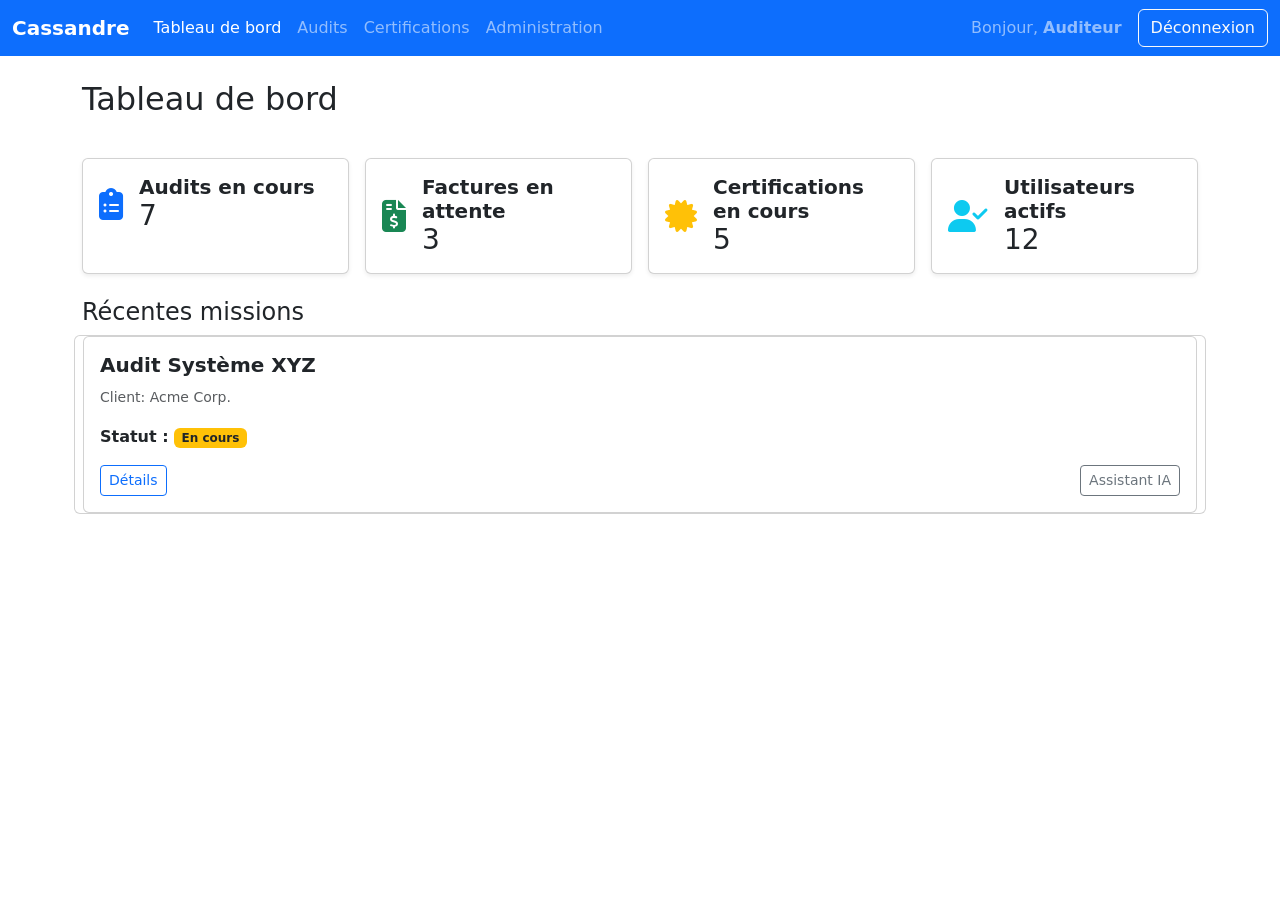
<file: conception/presentation/index.html>
<!DOCTYPE html>
<html lang="fr">
<head>
  <meta charset="UTF-8">
  <title>Tableau de bord – Cassandre Communication</title>
  <link rel="stylesheet" href="https://cdn.jsdelivr.net/npm/bootstrap@5.3.3/dist/css/bootstrap.min.css">
  <link rel="stylesheet" href="https://cdnjs.cloudflare.com/ajax/libs/font-awesome/6.5.0/css/all.min.css">
  <link rel="stylesheet" href="css/style.css">
</head>
<body>
  <!-- Navbar -->
  <nav class="navbar navbar-expand-lg navbar-dark bg-primary sticky-top">
    <div class="container-fluid">
      <a class="navbar-brand" href="#">Cassandre</a>
      <button class="navbar-toggler" type="button" data-bs-toggle="collapse" data-bs-target="#navbarNav">
        <span class="navbar-toggler-icon"></span>
      </button>
      <div class="collapse navbar-collapse" id="navbarNav">
        <ul class="navbar-nav me-auto">
          <li class="nav-item"><a class="nav-link active" href="#">Tableau de bord</a></li>
          <li class="nav-item"><a class="nav-link" href="audit.html">Audits</a></li>
          <li class="nav-item"><a class="nav-link" href="certification.html">Certifications</a></li>
          <li class="nav-item"><a class="nav-link" href="admin.html">Administration</a></li>
        </ul>
        <span class="navbar-text me-3">Bonjour, <strong>Auditeur</strong></span>
        <a href="login.html" class="btn btn-outline-light">Déconnexion</a>
      </div>
    </div>
  </nav>

  <!-- Main content -->
  <main class="container py-4">
    <h2>Tableau de bord</h2>

    <div class="row g-3 my-4">
      <div class="col-sm-6 col-lg-3">
        <div class="card shadow-sm h-100">
          <div class="card-body">
            <div class="d-flex align-items-center">
              <i class="fa-solid fa-clipboard-list fa-2x text-primary me-3"></i>
              <div>
                <h5 class="card-title mb-0">Audits en cours</h5>
                <h3 class="card-text">7</h3>
              </div>
            </div>
          </div>
        </div>
      </div>
      <!-- Répéter pour les autres métriques : Factures à facturer, Certifications en attente, etc. -->
      <div class="col-sm-6 col-lg-3">
        <div class="card shadow-sm h-100">
          <div class="card-body">
            <div class="d-flex align-items-center">
              <i class="fa-solid fa-file-invoice-dollar fa-2x text-success me-3"></i>
              <div>
                <h5 class="card-title mb-0">Factures en attente</h5>
                <h3 class="card-text">3</h3>
              </div>
            </div>
          </div>
        </div>
      </div>
      <div class="col-sm-6 col-lg-3">
        <div class="card shadow-sm h-100">
          <div class="card-body">
            <div class="d-flex align-items-center">
              <i class="fa-solid fa-certificate fa-2x text-warning me-3"></i>
              <div>
                <h5 class="card-title mb-0">Certifications en cours</h5>
                <h3 class="card-text">5</h3>
              </div>
            </div>
          </div>
        </div>
      </div>
      <div class="col-sm-6 col-lg-3">
        <div class="card shadow-sm h-100">
          <div class="card-body">
            <div class="d-flex align-items-center">
              <i class="fa-solid fa-user-check fa-2x text-info me-3"></i>
              <div>
                <h5 class="card-title mb-0">Utilisateurs actifs</h5>
                <h3 class="card-text">12</h3>
              </div>
            </div>
          </div>
        </div>
      </div>
    </div>

    <!-- Cards listing des missions récentes -->
    <h4>Récentes missions</h4>
    <div class="row g-3 card-columns-sm card-columns-md card-columns-lg">
      <!-- Exemple de card -->
      <div class="col card">
        <div class="card h-100">
          <div class="card-body d-flex flex-column">
            <h5 class="card-title">Audit Système XYZ</h5>
            <p class="card-text"><small class="text-muted">Client: Acme Corp.</small></p>
            <p class="card-text"><strong>Statut :</strong> <span class="badge bg-warning text-dark">En cours</span></p>
            <div class="mt-auto d-flex justify-content-between">
              <a href="audit-details.html" class="btn btn-sm btn-outline-primary">Détails</a>
              <a href="#" class="btn btn-sm btn-outline-secondary" data-bs-toggle="modal" data-bs-target="#aiModal">Assistant IA</a>
            </div>
          </div>
        </div>
      </div>
      <!-- Répéter pour d’autres missions -->
    </div>
  </main>

  <!-- Modal d’assistant IA -->
  <div class="modal fade" id="aiModal" tabindex="-1" aria-labelledby="aiModalLabel" aria-hidden="true">
    <div class="modal-dialog modal-dialog-centered modal-lg">
      <div class="modal-content">
        <div class="modal-header">
          <h5 class="modal-title" id="aiModalLabel">Assistant IA - Vérifications complémentaires</h5>
          <button type="button" class="btn-close" data-bs-dismiss="modal"></button>
        </div>
        <div class="modal-body">
          <p>Voici les points à vérifier selon le scénario d’audit :</p>
          <ul>
            <li>Vérifier les certificats X.509 des serveurs web.</li>
            <li>Analyser les logs d’accès des 30 derniers jours.</li>
            <li>Valider les droits d’accès au fichier <code>/etc/passwd</code> (exclusif).</li>
          </ul>
          <p class="text-muted">*Ces suggestions proviennent d’un modèle IA local. Aucune donnée client n’est envoyée vers un serveur externe.</p>
        </div>
        <div class="modal-footer">
          <button type="button" class="btn btn-secondary" data-bs-dismiss="modal">Fermer</button>
          <button type="button" class="btn btn-primary">Ajouter aux Observations</button>
        </div>
      </div>
    </div>
  </div>

  <script src="https://cdn.jsdelivr.net/npm/bootstrap@5.3.3/dist/js/bootstrap.bundle.min.js"></script>
</body>
</html>
</file>
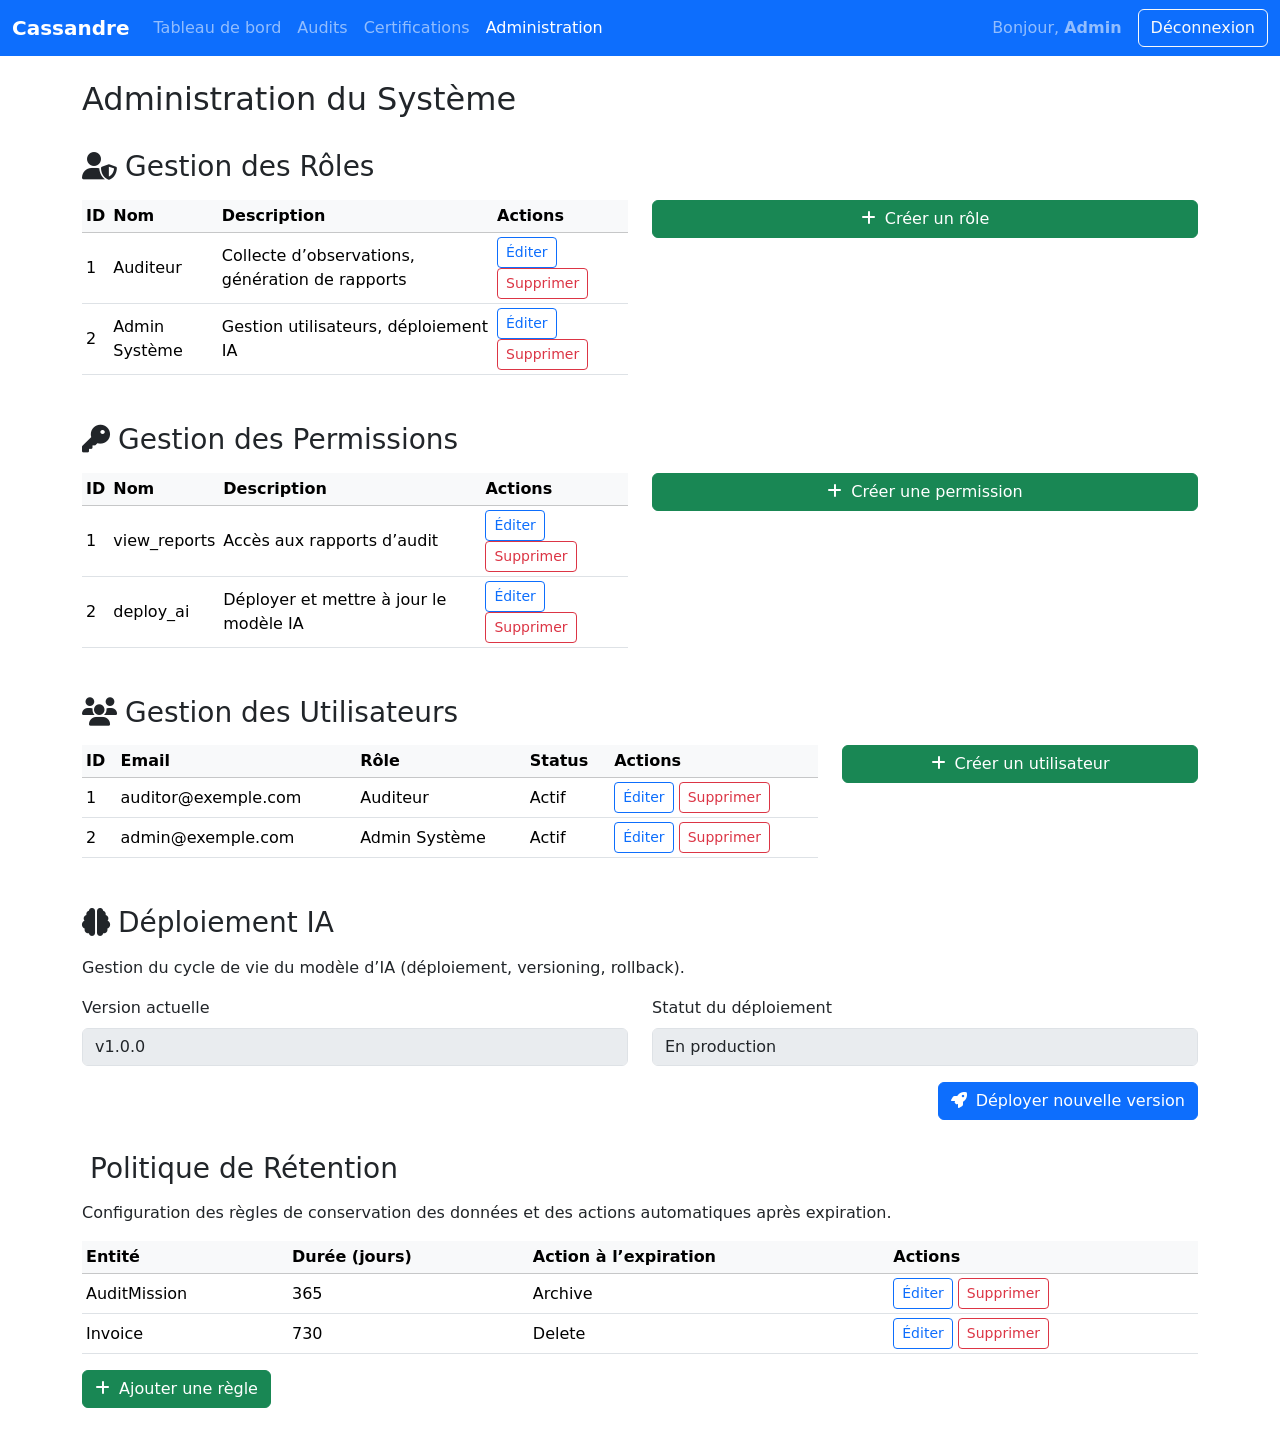
<file: conception/presentation/admin.html>
<!DOCTYPE html>
<html lang="fr">
<head>
  <meta charset="UTF-8">
  <title>Administration – Cassandre Communication</title>
  <link rel="stylesheet" href="https://cdn.jsdelivr.net/npm/bootstrap@5.3.3/dist/css/bootstrap.min.css">
  <link rel="stylesheet" href="https://cdnjs.cloudflare.com/ajax/libs/font-awesome/6.5.0/css/all.min.css">
  <link rel="stylesheet" href="css/style.css">
  <style>
    .section-title {
      margin-top: 2rem;
      margin-bottom: 1rem;
    }
  </style>
</head>
<body>
  <!-- Navbar -->
  <nav class="navbar navbar-expand-lg navbar-dark bg-primary sticky-top">
    <div class="container-fluid">
      <a class="navbar-brand" href="#">Cassandre</a>
      <button class="navbar-toggler" type="button" data-bs-toggle="collapse" data-bs-target="#navbarNav">
        <span class="navbar-toggler-icon"></span>
      </button>
      <div class="collapse navbar-collapse" id="navbarNav">
        <ul class="navbar-nav me-auto">
          <li class="nav-item"><a class="nav-link" href="index.html">Tableau de bord</a></li>
          <li class="nav-item"><a class="nav-link" href="audit.html">Audits</a></li>
          <li class="nav-item"><a class="nav-link" href="certification.html">Certifications</a></li>
          <li class="nav-item"><a class="nav-link active" href="admin.html">Administration</a></li>
        </ul>
        <span class="navbar-text me-3">Bonjour, <strong>Admin</strong></span>
        <a href="login.html" class="btn btn-outline-light">Déconnexion</a>
      </div>
    </div>
  </nav>

  <main class="container py-4">
    <h2>Administration du Système</h2>

    <!-- ------------------------------------------------------------------ -->
    <!-- 1. Gestion des Rôles -->
    <!-- ------------------------------------------------------------------ -->
    <section>
      <h3 class="section-title"><i class="fa-solid fa-user-shield me-2"></i>Gestion des Rôles</h3>

      <div class="row mb-3">
        <div class="col-md-6">
          <table class="table table-sm table-hover align-middle">
            <thead class="table-light">
              <tr>
                <th>ID</th>
                <th>Nom</th>
                <th>Description</th>
                <th>Actions</th>
              </tr>
            </thead>
            <tbody id="roles-table">
              <!-- Exemples statiques – à alimenter dynamiquement -->
              <tr>
                <td>1</td>
                <td>Auditeur</td>
                <td>Collecte d’observations, génération de rapports</td>
                <td>
                  <button class="btn btn-sm btn-outline-primary" data-bs-toggle="modal" data-bs-target="#roleModal" data-id="1" data-name="Auditeur" data-desc="Collecte d’observations, génération de rapports">Éditer</button>
                  <button class="btn btn-sm btn-outline-danger">Supprimer</button>
                </td>
              </tr>
              <tr>
                <td>2</td>
                <td>Admin Système</td>
                <td>Gestion utilisateurs, déploiement IA</td>
                <td>
                  <button class="btn btn-sm btn-outline-primary" data-bs-toggle="modal" data-bs-target="#roleModal" data-id="2" data-name="Admin Système" data-desc="Gestion utilisateurs, déploiement IA">Éditer</button>
                  <button class="btn btn-sm btn-outline-danger">Supprimer</button>
                </td>
              </tr>
            </tbody>
          </table>
        </div>

        <div class="col-md-6">
          <button class="btn btn-success w-100" data-bs-toggle="modal" data-bs-target="#roleModal">
            <i class="fa-solid fa-plus me-1"></i> Créer un rôle
          </button>
        </div>
      </div>
    </section>

    <!-- ------------------------------------------------------------------ -->
    <!-- 2. Gestion des Permissions -->
    <!-- ------------------------------------------------------------------ -->
    <section>
      <h3 class="section-title"><i class="fa-solid fa-key me-2"></i>Gestion des Permissions</h3>

      <div class="row mb-3">
        <div class="col-md-6">
          <table class="table table-sm table-hover align-middle">
            <thead class="table-light">
              <tr>
                <th>ID</th>
                <th>Nom</th>
                <th>Description</th>
                <th>Actions</th>
              </tr>
            </thead>
            <tbody id="permissions-table">
              <!-- Exemple statique -->
              <tr>
                <td>1</td>
                <td>view_reports</td>
                <td>Accès aux rapports d’audit</td>
                <td>
                  <button class="btn btn-sm btn-outline-primary" data-bs-toggle="modal" data-bs-target="#permissionModal" data-id="1" data-name="view_reports" data-desc="Accès aux rapports d’audit">Éditer</button>
                  <button class="btn btn-sm btn-outline-danger">Supprimer</button>
                </td>
              </tr>
              <tr>
                <td>2</td>
                <td>deploy_ai</td>
                <td>Déployer et mettre à jour le modèle IA</td>
                <td>
                  <button class="btn btn-sm btn-outline-primary" data-bs-toggle="modal" data-bs-target="#permissionModal" data-id="2" data-name="deploy_ai" data-desc="Déployer et mettre à jour le modèle IA">Éditer</button>
                  <button class="btn btn-sm btn-outline-danger">Supprimer</button>
                </td>
              </tr>
            </tbody>
          </table>
        </div>

        <div class="col-md-6">
          <button class="btn btn-success w-100" data-bs-toggle="modal" data-bs-target="#permissionModal">
            <i class="fa-solid fa-plus me-1"></i> Créer une permission
          </button>
        </div>
      </div>
    </section>

    <!-- ------------------------------------------------------------------ -->
    <!-- 3. Gestion des Utilisateurs -->
    <!-- ------------------------------------------------------------------ -->
    <section>
      <h3 class="section-title"><i class="fa-solid fa-users me-2"></i>Gestion des Utilisateurs</h3>

      <div class="row mb-3">
        <div class="col-md-8">
          <table class="table table-sm table-hover align-middle">
            <thead class="table-light">
              <tr>
                <th>ID</th>
                <th>Email</th>
                <th>Rôle</th>
                <th>Status</th>
                <th>Actions</th>
              </tr>
            </thead>
            <tbody id="users-table">
              <!-- Exemple statique -->
              <tr>
                <td>1</td>
                <td>auditor@exemple.com</td>
                <td>Auditeur</td>
                <td>Actif</td>
                <td>
                  <button class="btn btn-sm btn-outline-primary" data-bs-toggle="modal" data-bs-target="#userModal" data-id="1" data-email="auditor@exemple.com" data-role="Auditeur">Éditer</button>
                  <button class="btn btn-sm btn-outline-danger">Supprimer</button>
                </td>
              </tr>
              <tr>
                <td>2</td>
                <td>admin@exemple.com</td>
                <td>Admin Système</td>
                <td>Actif</td>
                <td>
                  <button class="btn btn-sm btn-outline-primary" data-bs-toggle="modal" data-bs-target="#userModal" data-id="2" data-email="admin@exemple.com" data-role="Admin Système">Éditer</button>
                  <button class="btn btn-sm btn-outline-danger">Supprimer</button>
                </td>
              </tr>
            </tbody>
          </table>
        </div>

        <div class="col-md-4">
          <button class="btn btn-success w-100" data-bs-toggle="modal" data-bs-target="#userModal">
            <i class="fa-solid fa-plus me-1"></i> Créer un utilisateur
          </button>
        </div>
      </div>
    </section>

    <!-- ------------------------------------------------------------------ -->
    <!-- 4. Déploiement de l’IA -->
    <!-- ------------------------------------------------------------------ -->
    <section>
      <h3 class="section-title"><i class="fa-solid fa-brain me-2"></i>Déploiement IA</h3>
      <p>Gestion du cycle de vie du modèle d’IA (déploiement, versioning, rollback).</p>

      <div class="row">
        <div class="col-md-6 mb-3">
          <label class="form-label">Version actuelle</label>
          <input type="text" class="form-control" value="v1.0.0" disabled>
        </div>
        <div class="col-md-6 mb-3">
          <label class="form-label">Statut du déploiement</label>
          <input type="text" class="form-control" value="En production" disabled>
        </div>
        <div class="col-12 text-end">
          <button class="btn btn-primary"><i class="fa-solid fa-rocket me-1"></i> Déployer nouvelle version</button>
        </div>
      </div>
    </section>

    <!-- ------------------------------------------------------------------ -->
    <!-- 5. Politique de rétention -->
    <!-- ------------------------------------------------------------------ -->
    <section>
      <h3 class="section-title"><i class="fa-solid fa-calendar-clock me-2"></i>Politique de Rétention</h3>
      <p>Configuration des règles de conservation des données et des actions automatiques après expiration.</p>

      <table class="table table-sm table-hover align-middle">
        <thead class="table-light">
          <tr>
            <th>Entité</th>
            <th>Durée (jours)</th>
            <th>Action à l’expiration</th>
            <th>Actions</th>
          </tr>
        </thead>
        <tbody id="retention-table">
          <tr>
            <td>AuditMission</td>
            <td>365</td>
            <td>Archive</td>
            <td>
              <button class="btn btn-sm btn-outline-primary">Éditer</button>
              <button class="btn btn-sm btn-outline-danger">Supprimer</button>
            </td>
          </tr>
          <tr>
            <td>Invoice</td>
            <td>730</td>
            <td>Delete</td>
            <td>
              <button class="btn btn-sm btn-outline-primary">Éditer</button>
              <button class="btn btn-sm btn-outline-danger">Supprimer</button>
            </td>
          </tr>
        </tbody>
      </table>
      <button class="btn btn-success"><i class="fa-solid fa-plus me-1"></i> Ajouter une règle</button>
    </section>
  </main>

  <!-- ------------------------------------------------------------------ -->
  <!-- Modals -->
  <!-- ------------------------------------------------------------------ -->

  <!-- Role Modal -->
  <div class="modal fade" id="roleModal" tabindex="-1" aria-labelledby="roleModalLabel" aria-hidden="true">
    <div class="modal-dialog">
      <div class="modal-content">
        <form id="roleForm">
          <div class="modal-header">
            <h5 class="modal-title" id="roleModalLabel">Créer / Éditer un rôle</h5>
            <button type="button" class="btn-close" data-bs-dismiss="modal"></button>
          </div>
          <div class="modal-body">
            <input type="hidden" id="role-id" name="id">
            <div class="mb-3">
              <label for="role-name" class="form-label">Nom</label>
              <input type="text" class="form-control" id="role-name" name="name" required>
            </div>
            <div class="mb-3">
              <label for="role-desc" class="form-label">Description</label>
              <textarea class="form-control" id="role-desc" name="description" rows="3"></textarea>
            </div>
          </div>
          <div class="modal-footer">
            <button type="button" class="btn btn-secondary" data-bs-dismiss="modal">Annuler</button>
            <button type="submit" class="btn btn-primary">Enregistrer</button>
          </div>
        </form>
      </div>
    </div>
  </div>

  <!-- Permission Modal -->
  <div class="modal fade" id="permissionModal" tabindex="-1" aria-labelledby="permissionModalLabel" aria-hidden="true">
    <div class="modal-dialog">
      <div class="modal-content">
        <form id="permissionForm">
          <div class="modal-header">
            <h5 class="modal-title" id="permissionModalLabel">Créer / Éditer une permission</h5>
            <button type="button" class="btn-close" data-bs-dismiss="modal"></button>
          </div>
          <div class="modal-body">
            <input type="hidden" id="permission-id" name="id">
            <div class="mb-3">
              <label for="permission-name" class="form-label">Nom</label>
              <input type="text" class="form-control" id="permission-name" name="name" required>
            </div>
            <div class="mb-3">
              <label for="permission-desc" class="form-label">Description</label>
              <textarea class="form-control" id="permission-desc" name="description" rows="3"></textarea>
            </div>
          </div>
          <div class="modal-footer">
            <button type="button" class="btn btn-secondary" data-bs-dismiss="modal">Annuler</button>
            <button type="submit" class="btn btn-primary">Enregistrer</button>
          </div>
        </form>
      </div>
    </div>
  </div>

  <!-- User Modal -->
  <div class="modal fade" id="userModal" tabindex="-1" aria-labelledby="userModalLabel" aria-hidden="true">
    <div class="modal-dialog">
      <div class="modal-content">
        <form id="userForm">
          <div class="modal-header">
            <h5 class="modal-title" id="userModalLabel">Créer / Éditer un utilisateur</h5>
            <button type="button" class="btn-close" data-bs-dismiss="modal"></button>
          </div>
          <div class="modal-body">
            <input type="hidden" id="user-id" name="id">
            <div class="mb-3">
              <label for="user-email" class="form-label">Email</label>
              <input type="email" class="form-control" id="user-email" name="email" required>
            </div>
            <div class="mb-3">
              <label for="user-role" class="form-label">Rôle</label>
              <select class="form-select" id="user-role" name="role" required>
                <option value="Auditeur">Auditeur</option>
                <option value="ResponsableMission">Responsable de mission</option>
                <option value="ServiceAdministratif">Service administratif</option>
                <option value="Examinateur">Examinateur</option>
                <option value="Client">Client</option>
                <option value="Admin Système">Admin Système</option>
              </select>
            </div>
            <div class="mb-3">
              <label for="user-status" class="form-label">Statut</label>
              <select class="form-select" id="user-status" name="status" required>
                <option value="ACTIVE">Actif</option>
                <option value="INACTIVE">Inactif</option>
                <option value="DELETED">Supprimé</option>
              </select>
            </div>
            <div class="mb-3">
              <label for="user-password" class="form-label">Mot de passe (réinitialiser)</label>
              <input type="password" class="form-control" id="user-password" name="password" placeholder="Nouveau mot de passe">
            </div>
          </div>
          <div class="modal-footer">
            <button type="button" class="btn btn-secondary" data-bs-dismiss="modal">Annuler</button>
            <button type="submit" class="btn btn-primary">Enregistrer</button>
          </div>
        </form>
      </div>
    </div>
  </div>

  <!-- ------------------------------------------------------------------ -->
  <!-- Script JavaScript – gestion des modaux -->
  <!-- ------------------------------------------------------------------ -->
  <script src="https://cdn.jsdelivr.net/npm/bootstrap@5.3.3/dist/js/bootstrap.bundle.min.js"></script>
  <script>
    // ------------------------------------
    // Remplissage des modaux lors de l'édition
    // ------------------------------------
    document.addEventListener('DOMContentLoaded', () => {
      // Role modal
      const roleModalEl = document.getElementById('roleModal');
      roleModalEl.addEventListener('show.bs.modal', event => {
        const button = event.relatedTarget;
        const id = button.dataset.id;
        const name = button.dataset.name;
        const desc = button.dataset.desc;
        const modal = bootstrap.Modal.getInstance(roleModalEl);
        document.getElementById('role-id').value = id || '';
        document.getElementById('role-name').value = name || '';
        document.getElementById('role-desc').value = desc || '';
      });

      // Permission modal
      const permModalEl = document.getElementById('permissionModal');
      permModalEl.addEventListener('show.bs.modal', event => {
        const button = event.relatedTarget;
        const id = button.dataset.id;
        const name = button.dataset.name;
        const desc = button.dataset.desc;
        document.getElementById('permission-id').value = id || '';
        document.getElementById('permission-name').value = name || '';
        document.getElementById('permission-desc').value = desc || '';
      });

      // User modal
      const userModalEl = document.getElementById('userModal');
      userModalEl.addEventListener('show.bs.modal', event => {
        const button = event.relatedTarget;
        const id = button.dataset.id;
        const email = button.dataset.email;
        const role = button.dataset.role;
        document.getElementById('user-id').value = id || '';
        document.getElementById('user-email').value = email || '';
        document.getElementById('user-role').value = role || 'Auditeur';
        // status & password left as defaults
      });

      // Form submissions (placeholders – to be replaced with real API calls)
      const roleForm = document.getElementById('roleForm');
      roleForm.addEventListener('submit', e => {
        e.preventDefault();
        // TODO: send data to backend
        bootstrap.Modal.getInstance(roleModalEl).hide();
        alert('Rôle enregistré (simulation)');
      });

      const permForm = document.getElementById('permissionForm');
      permForm.addEventListener('submit', e => {
        e.preventDefault();
        bootstrap.Modal.getInstance(permModalEl).hide();
        alert('Permission enregistrée (simulation)');
      });

      const userForm = document.getElementById('userForm');
      userForm.addEventListener('submit', e => {
        e.preventDefault();
        bootstrap.Modal.getInstance(userModalEl).hide();
        alert('Utilisateur enregistré (simulation)');
      });
    });
  </script>
</body>
</html>
</file>
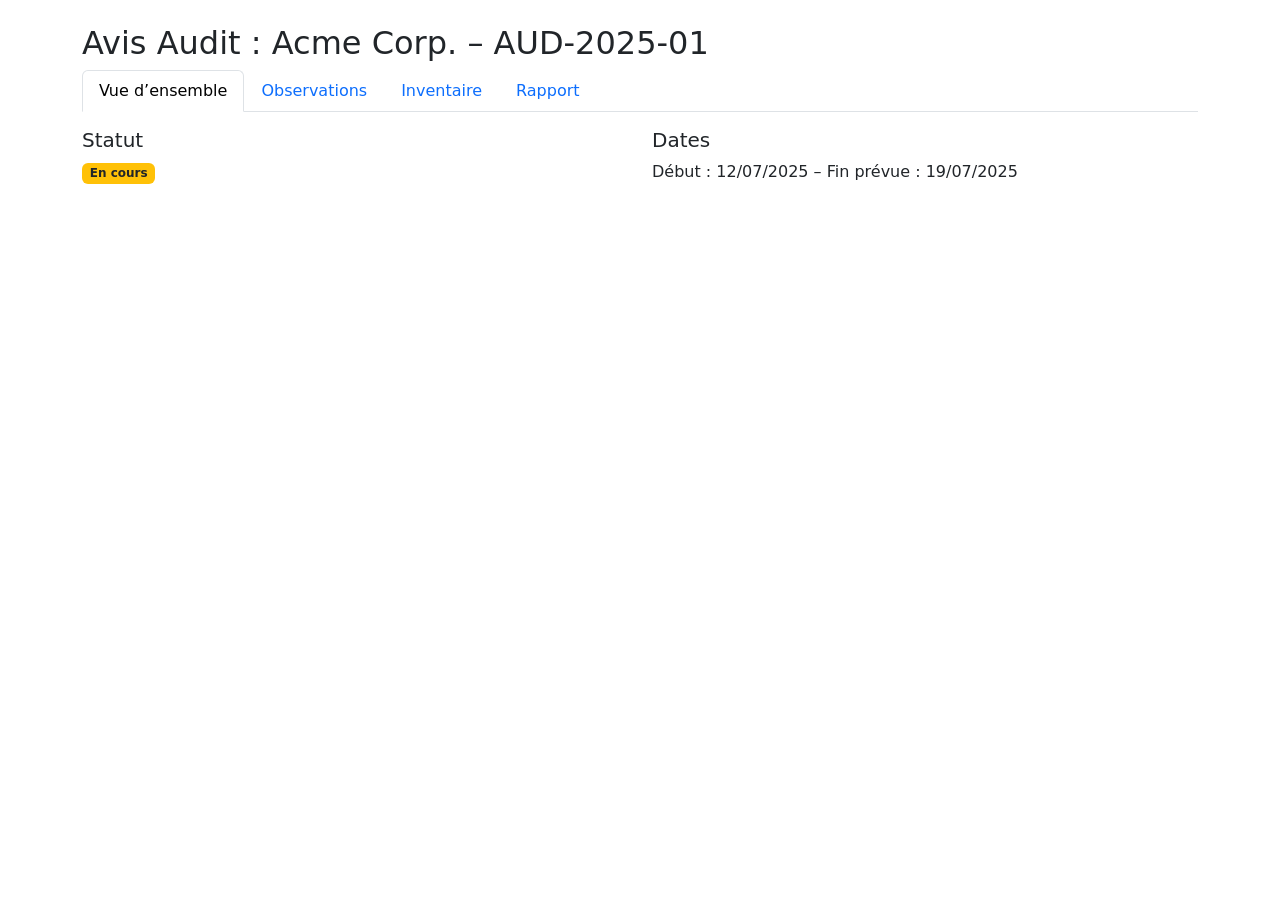
<file: conception/presentation/audit-details.html>
<!DOCTYPE html>
<html lang="fr">
<head>
  <meta charset="UTF-8">
  <title>Détails Audit – Cassandre Communication</title>
  <link rel="stylesheet" href="https://cdn.jsdelivr.net/npm/bootstrap@5.3.3/dist/css/bootstrap.min.css">
  <link rel="stylesheet" href="https://cdnjs.cloudflare.com/ajax/libs/font-awesome/6.5.0/css/all.min.css">
  <link rel="stylesheet" href="css/style.css">
  <style>
    .tab-content { margin-top: 1rem; }
  </style>
</head>
<body>
  <!-- Navbar -->
  <!-- ... -->
  <main class="container py-4">
    <h2>Avis Audit : Acme Corp. – AUD-2025-01</h2>

    <ul class="nav nav-tabs" id="auditTab" role="tablist">
      <li class="nav-item" role="presentation">
        <button class="nav-link active" id="overview-tab" data-bs-toggle="tab" data-bs-target="#overview" type="button" role="tab">Vue d’ensemble</button>
      </li>
      <li class="nav-item" role="presentation">
        <button class="nav-link" id="observations-tab" data-bs-toggle="tab" data-bs-target="#observations" type="button" role="tab">Observations</button>
      </li>
      <li class="nav-item" role="presentation">
        <button class="nav-link" id="inventory-tab" data-bs-toggle="tab" data-bs-target="#inventory" type="button" role="tab">Inventaire</button>
      </li>
      <li class="nav-item" role="presentation">
        <button class="nav-link" id="report-tab" data-bs-toggle="tab" data-bs-target="#report" type="button" role="tab">Rapport</button>
      </li>
    </ul>

    <div class="tab-content" id="auditTabContent">
      <!-- Vue d’ensemble -->
      <div class="tab-pane fade show active" id="overview" role="tabpanel">
        <div class="row mt-3">
          <div class="col-md-6">
            <h5>Statut</h5>
            <p><span class="badge bg-warning text-dark">En cours</span></p>
          </div>
          <div class="col-md-6">
            <h5>Dates</h5>
            <p>Début : 12/07/2025 – Fin prévue : 19/07/2025</p>
          </div>
        </div>
      </div>

      <!-- Observations -->
      <div class="tab-pane fade" id="observations" role="tabpanel">
        <table class="table table-sm table-hover align-middle">
          <thead>
            <tr>
              <th>Zone</th>
              <th>Description</th>
              <th>Criticité</th>
              <th>Récommandation</th>
            </tr>
          </thead>
          <tbody>
            <tr>
              <td>Réseau interne</td>
              <td>Port 22 ouvert sur tous les serveurs</td>
              <td><span class="badge bg-danger">Haut</span></td>
              <td>Restreindre l’accès SSH aux IP whitelistées</td>
            </tr>
            <!-- plus de lignes… -->
          </tbody>
        </table>
        <button class="btn btn-sm btn-outline-primary">Ajouter Observation</button>
      </div>

      <!-- Inventaire -->
      <div class="tab-pane fade" id="inventory" role="tabpanel">
        <table class="table table-sm table-hover align-middle">
          <thead>
            <tr>
              <th>Équipement</th>
              <th>Rôle</th>
              <th>Identifiant</th>
              <th>Notes</th>
            </tr>
          </thead>
          <tbody>
            <tr>
              <td>Serveur Web</td>
              <td>Application</td>
              <td>srv-web-01</td>
              <td>Certificat expirant 15/08/2025</td>
            </tr>
          </tbody>
        </table>
        <button class="btn btn-sm btn-outline-primary">Ajouter Inventaire</button>
      </div>

      <!-- Rapport -->
      <div class="tab-pane fade" id="report" role="tabpanel">
        <p>Le rapport a encore besoin d’être finalisé.</p>
        <button class="btn btn-sm btn-outline-success">Générer Rapport</button>
      </div>
    </div>
  </main>

  <script src="https://cdn.jsdelivr.net/npm/bootstrap@5.3.3/dist/js/bootstrap.bundle.min.js"></script>
</body>
</html>
</file>
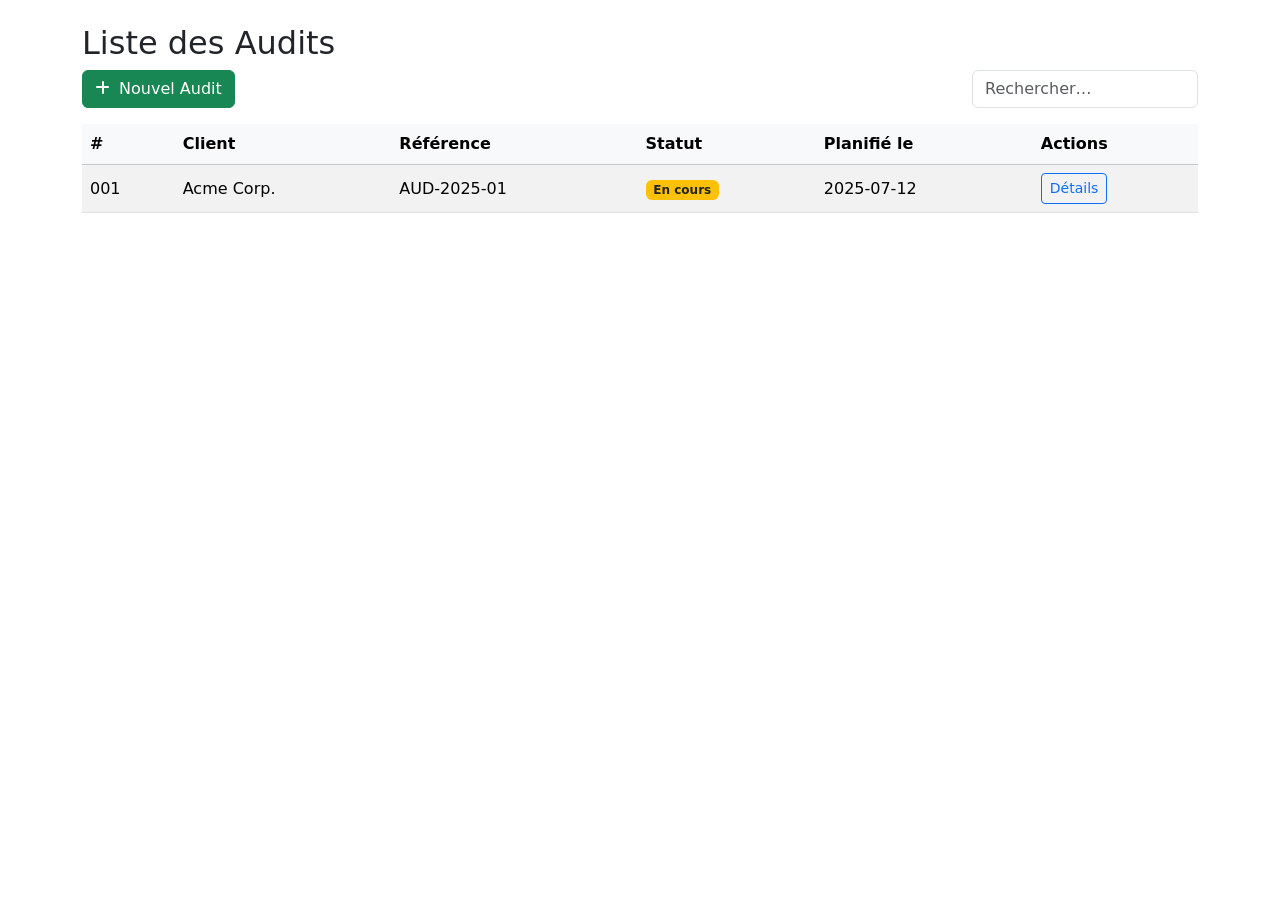
<file: conception/presentation/audit.html>
<!DOCTYPE html>
<html lang="fr">
<head>
  <meta charset="UTF-8">
  <title>Audits – Cassandre Communication</title>
  <link rel="stylesheet" href="https://cdn.jsdelivr.net/npm/bootstrap@5.3.3/dist/css/bootstrap.min.css">
  <link rel="stylesheet" href="https://cdnjs.cloudflare.com/ajax/libs/font-awesome/6.5.0/css/all.min.css">
  <link rel="stylesheet" href="css/style.css">
</head>
<body>
  <!-- Navbar (identique à index.html) – copie ou inclure via partial -->
  <!-- ... -->
  <main class="container py-4">
    <h2>Liste des Audits</h2>

    <div class="mb-3 d-flex justify-content-between">
      <div>
        <button class="btn btn-success"><i class="fa-solid fa-plus me-1"></i> Nouvel Audit</button>
      </div>
      <div>
        <input type="search" class="form-control" placeholder="Rechercher…">
      </div>
    </div>

    <table class="table table-hover table-striped align-middle">
      <thead class="table-light">
        <tr>
          <th>#</th>
          <th>Client</th>
          <th>Référence</th>
          <th>Statut</th>
          <th>Planifié le</th>
          <th>Actions</th>
        </tr>
      </thead>
      <tbody>
        <tr>
          <td>001</td>
          <td>Acme Corp.</td>
          <td>AUD-2025-01</td>
          <td><span class="badge bg-warning text-dark">En cours</span></td>
          <td>2025‑07‑12</td>
          <td>
            <a href="audit-details.html" class="btn btn-sm btn-outline-primary">Détails</a>
          </td>
        </tr>
        <!-- plus de lignes… -->
      </tbody>
    </table>
  </main>
  <script src="https://cdn.jsdelivr.net/npm/bootstrap@5.3.3/dist/js/bootstrap.bundle.min.js"></script>
</body>
</html>
</file>
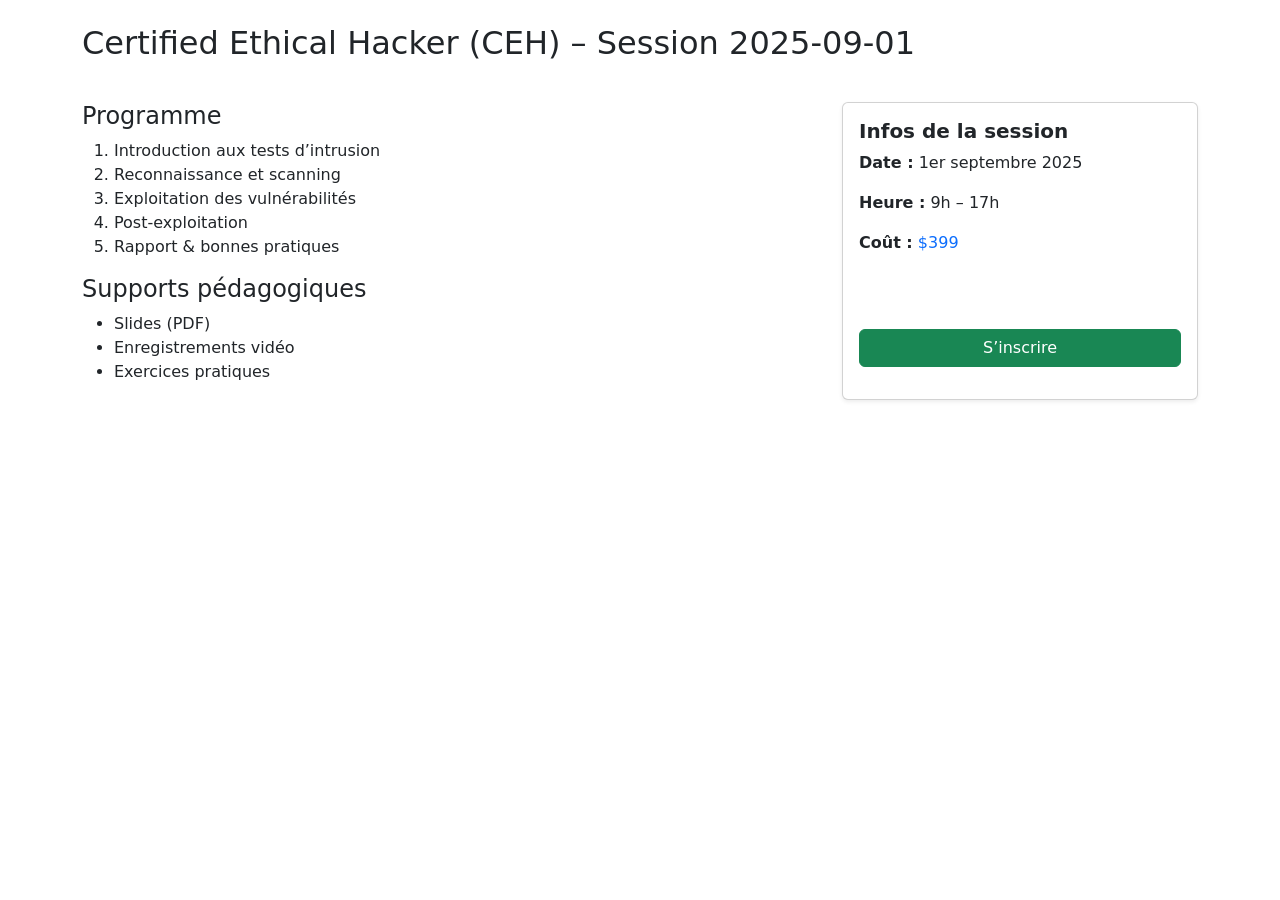
<file: conception/presentation/certification-details.html>
<!DOCTYPE html>
<html lang="fr">
<head>
  <meta charset="UTF-8">
  <title>Détails Certification – Cassandre Communication</title>
  <link rel="stylesheet" href="https://cdn.jsdelivr.net/npm/bootstrap@5.3.3/dist/css/bootstrap.min.css">
  <link rel="stylesheet" href="https://cdnjs.cloudflare.com/ajax/libs/font-awesome/6.5.0/css/all.min.css">
  <link rel="stylesheet" href="css/style.css">
</head>
<body>
  <!-- Navbar -->
  <!-- ... -->
  <main class="container py-4">
    <h2>Certified Ethical Hacker (CEH) – Session 2025‑09‑01</h2>

    <div class="row g-4 mt-3">
      <div class="col-md-8">
        <h4>Programme</h4>
        <ol>
          <li>Introduction aux tests d’intrusion</li>
          <li>Reconnaissance et scanning</li>
          <li>Exploitation des vulnérabilités</li>
          <li>Post‑exploitation</li>
          <li>Rapport &amp; bonnes pratiques</li>
        </ol>

        <h4>Supports pédagogiques</h4>
        <ul>
          <li>Slides (PDF)</li>
          <li>Enregistrements vidéo</li>
          <li>Exercices pratiques</li>
        </ul>
      </div>

      <div class="col-md-4">
        <div class="card shadow-sm h-100">
          <div class="card-body d-flex flex-column">
            <h5 class="card-title">Infos de la session</h5>
            <p><strong>Date :</strong> 1er septembre 2025</p>
            <p><strong>Heure :</strong> 9h – 17h</p>
            <p><strong>Coût :</strong> <span class="text-primary">$399</span></p>
            <p class="mt-auto">
              <a href="login.html" class="btn btn-success w-100">S’inscrire</a>
            </p>
          </div>
        </div>
      </div>
    </div>
  </main>
  <script src="https://cdn.jsdelivr.net/npm/bootstrap@5.3.3/dist/js/bootstrap.bundle.min.js"></script>
</body>
</html>
</file>
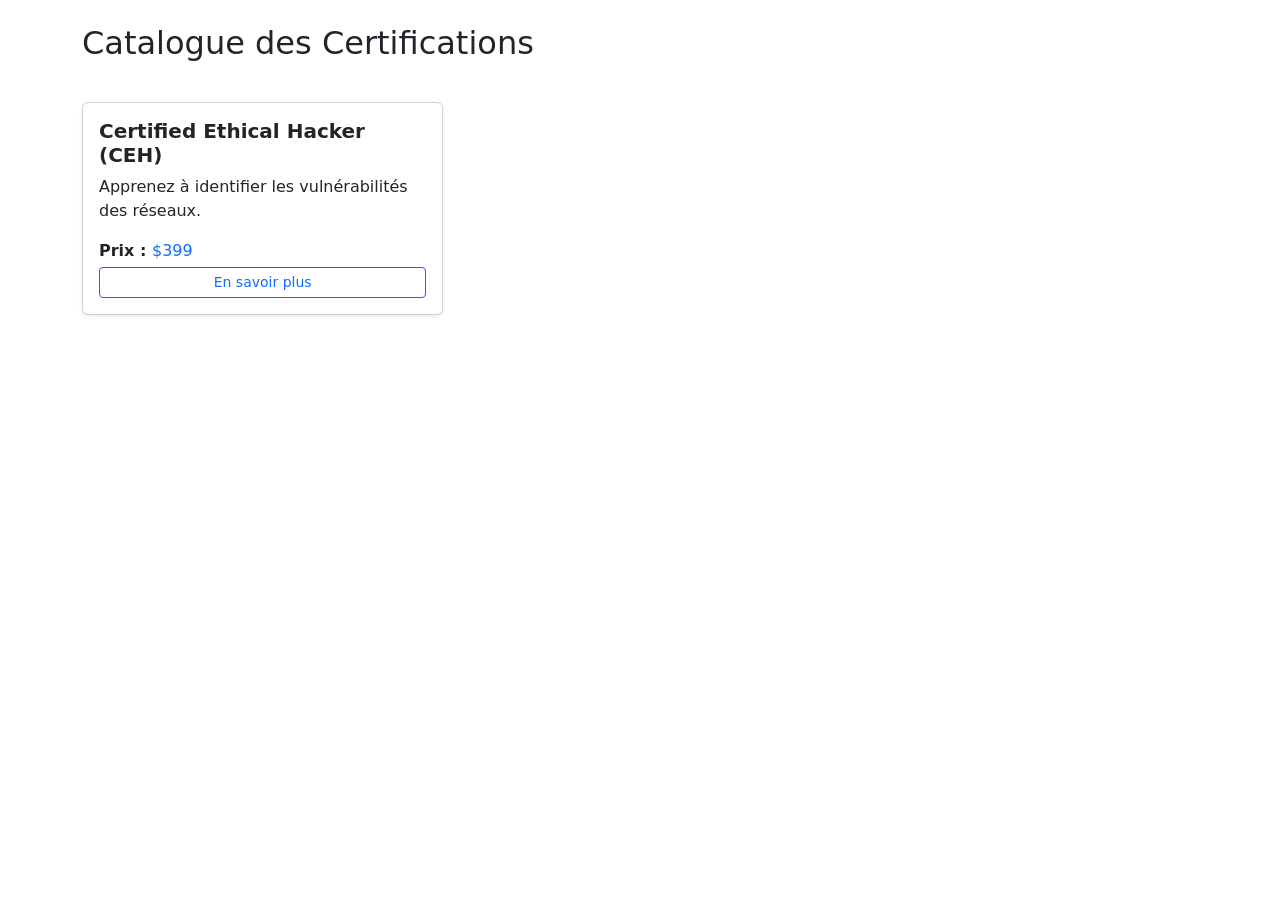
<file: conception/presentation/certification.html>
<!DOCTYPE html>
<html lang="fr">
<head>
  <meta charset="UTF-8">
  <title>Certifications – Cassandre Communication</title>
  <link rel="stylesheet" href="https://cdn.jsdelivr.net/npm/bootstrap@5.3.3/dist/css/bootstrap.min.css">
  <link rel="stylesheet" href="https://cdnjs.cloudflare.com/ajax/libs/font-awesome/6.5.0/css/all.min.css">
  <link rel="stylesheet" href="css/style.css">
</head>
<body>
  <!-- Navbar -->
  <!-- ... -->
  <main class="container py-4">
    <h2>Catalogue des Certifications</h2>

    <div class="row g-3 mt-4">
      <!-- Card Exemple -->
      <div class="col-sm-6 col-lg-4">
        <div class="card h-100 shadow-sm">
          <div class="card-body d-flex flex-column">
            <h5 class="card-title">Certified Ethical Hacker (CEH)</h5>
            <p class="card-text">Apprenez à identifier les vulnérabilités des réseaux.</p>
            <div class="mt-auto">
              <p class="mb-1"><strong>Prix : </strong><span class="text-primary">$399</span></p>
              <a href="certification-details.html" class="btn btn-sm btn-outline-primary w-100">En savoir plus</a>
            </div>
          </div>
        </div>
      </div>
      <!-- Répéter pour d’autres certifications -->
    </div>
  </main>
  <script src="https://cdn.jsdelivr.net/npm/bootstrap@5.3.3/dist/js/bootstrap.bundle.min.js"></script>
</body>
</html>
</file>
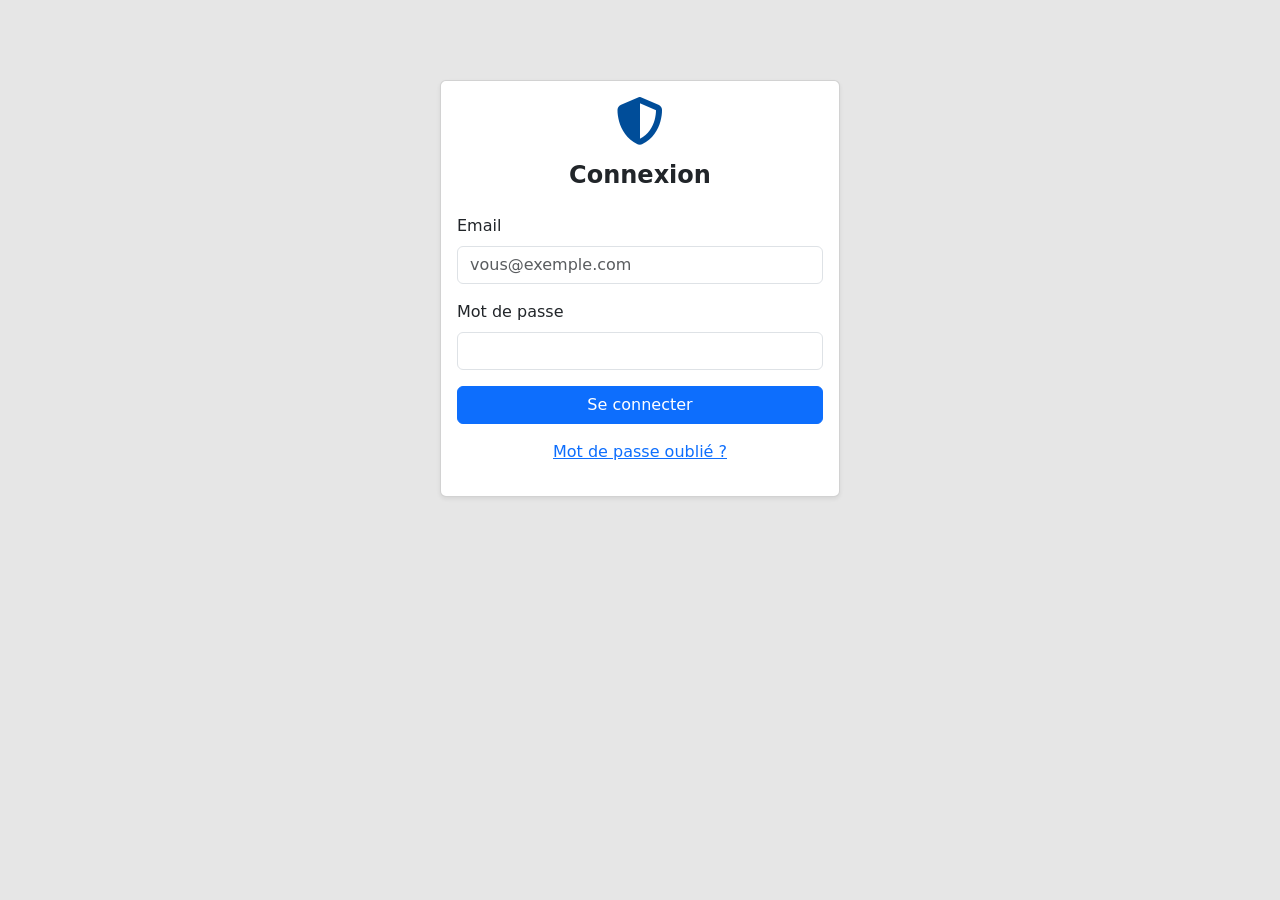
<file: conception/presentation/login.html>
<!DOCTYPE html>
<html lang="fr">
<head>
  <meta charset="UTF-8">
  <title>Connexion – Cassandre Communication</title>
  <link rel="stylesheet" href="https://cdn.jsdelivr.net/npm/bootstrap@5.3.3/dist/css/bootstrap.min.css">
  <link rel="stylesheet" href="https://cdnjs.cloudflare.com/ajax/libs/font-awesome/6.5.0/css/all.min.css">
  <link rel="stylesheet" href="css/style.css">
  <style>
    body { background: var(--bs-secondary); }
    .login-card { max-width: 400px; margin: 5rem auto; }
  </style>
</head>
<body>
  <div class="login-card card shadow-sm">
    <div class="card-body text-center">
      <i class="fa-solid fa-shield-halved fa-3x mb-3" style="color:var(--bs-primary);"></i>
      <h4 class="card-title mb-4">Connexion</h4>
      <form>
        <div class="mb-3 text-start">
          <label for="email" class="form-label">Email</label>
          <input type="email" id="email" class="form-control" placeholder="vous@exemple.com">
        </div>
        <div class="mb-3 text-start">
          <label for="password" class="form-label">Mot de passe</label>
          <input type="password" id="password" class="form-control">
        </div>
        <button type="submit" class="btn btn-primary w-100">Se connecter</button>
      </form>
      <p class="mt-3"><a href="#">Mot de passe oublié ?</a></p>
    </div>
  </div>
</body>
</html>
</file>
<file: conception/presentation/css/style.css>
:root {
  --bs-primary: #004d99;      /* Bleu foncé – brand color */
  --bs-secondary: #e6e6e6;    /* Gris clair */
  --bs-success: #4caf50;
  --bs-danger: #d32f2f;
  --bs-warning: #ff9800;
  --bs-info: #2196f3;

  --font-family-base: 'Inter', system-ui, sans-serif;
  --bs-font-weight-bold: 600;
}

body {
  font-family: var(--font-family-base);
}

.navbar-brand {
  font-weight: var(--bs-font-weight-bold);
  font-size: 1.25rem;
}

.card-title {
  font-weight: var(--bs-font-weight-bold);
}

/* Responsive card columns */
@media (min-width: 576px) {
  .card-columns-sm { column-count: 2; }
}
@media (min-width: 768px) {
  .card-columns-md { column-count: 3; }
}
@media (min-width: 992px) {
  .card-columns-lg { column-count: 4; }
}
</file>
